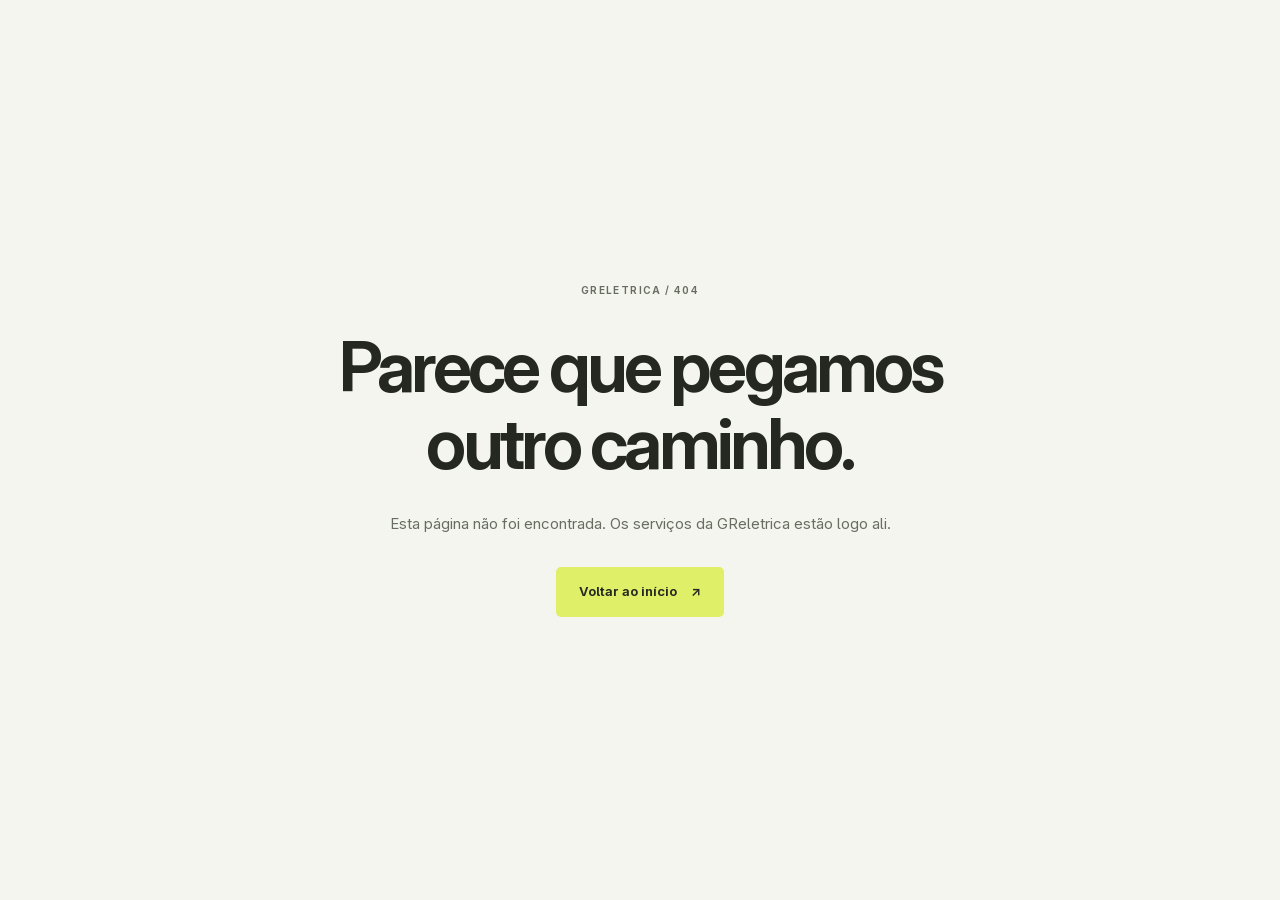
<file: 404/index.html>
<!DOCTYPE html><html lang="pt-BR"><head><meta charSet="utf-8"/><meta name="viewport" content="width=device-width, initial-scale=1"/><link rel="stylesheet" href="/_next/static/chunks/1lzh4wkttqefy.css" data-precedence="next"/><link rel="preload" as="script" fetchPriority="low" href="/_next/static/chunks/1x6obpmlu1_c2.js"/><script src="/_next/static/chunks/2r4s4h5xul1n-.js" async=""></script><script src="/_next/static/chunks/2khxl0v1q4i6n.js" async=""></script><script src="/_next/static/chunks/1kb4dcqdypxx7.js" async=""></script><script src="/_next/static/chunks/turbopack-3-ry682tkyiqk.js" async=""></script><script src="/_next/static/chunks/42onvq6nokjl2.js" async=""></script><script src="/_next/static/chunks/2n5qeheznvl4u.js" async=""></script><meta name="robots" content="noindex"/><meta name="theme-color" content="#20241e"/><title>GReletrica | Toda jornada começa com uma boa partida</title><meta name="description" content="Motores de partida, alternadores, baterias e manutenção elétrica automotiva em Concórdia, Santa Catarina."/><meta name="application-name" content="GReletrica"/><meta name="robots" content="index, follow"/><meta property="og:title" content="GReletrica · Elétrica automotiva"/><meta property="og:description" content="Motores de partida, alternadores, baterias e manutenção elétrica automotiva em Concórdia, Santa Catarina."/><meta property="og:site_name" content="GReletrica"/><meta property="og:locale" content="pt_BR"/><meta property="og:image" content="https://zgabrielr1.github.io/images/eletrica-oficina.webp"/><meta property="og:image:width" content="1536"/><meta property="og:image:height" content="1024"/><meta property="og:image:alt" content="Imagem ilustrativa de componentes elétricos automotivos"/><meta property="og:type" content="website"/><meta name="twitter:card" content="summary_large_image"/><meta name="twitter:title" content="GReletrica · Elétrica automotiva"/><meta name="twitter:description" content="Motores de partida, alternadores, baterias e manutenção elétrica automotiva em Concórdia, Santa Catarina."/><meta name="twitter:image" content="https://zgabrielr1.github.io/images/eletrica-oficina.webp"/><meta name="twitter:image:alt" content="Imagem ilustrativa de componentes elétricos automotivos"/><meta name="twitter:image:width" content="1536"/><meta name="twitter:image:height" content="1024"/><link rel="icon" href="/icon.svg"/><script src="/_next/static/chunks/0cz1d0mv5g_q7.js" noModule=""></script></head><body><div hidden=""><!--$--><!--/$--></div><main class="not-found"><span class="eyebrow">GRELETRICA / 404</span><h1>Parece que pegamos<br/>outro caminho.</h1><p>Esta página não foi encontrada. Os serviços da GReletrica estão logo ali.</p><a class="button button-primary" href="/">Voltar ao início <span aria-hidden="true">↗</span></a></main><!--$--><!--/$--><script id="_R_">(globalThis["TURBOPACK"] || (globalThis["TURBOPACK"] = [])).push({"otherChunks":["static/chunks/1x6obpmlu1_c2.js","static/chunks/2r4s4h5xul1n-.js","static/chunks/2khxl0v1q4i6n.js","static/chunks/1kb4dcqdypxx7.js"],"runtimeModuleIds":[94553]});</script><script src="/_next/static/chunks/1x6obpmlu1_c2.js" async=""></script><script>(self.__next_f=self.__next_f||[]).push([0])</script><script>self.__next_f.push([1,"1:\"$Sreact.fragment\"\n2:\"/_next/static/chunks/42onvq6nokjl2.js\"\n3:I[39756,[\"$2\"],\"default\"]\n4:I[37457,[\"$2\"],\"default\"]\n5:\"/_next/static/chunks/2n5qeheznvl4u.js\"\n6:I[22016,[\"$2\",\"$5\"],\"\"]\na:I[97367,[\"$2\"],\"OutletBoundary\"]\nb:\"$Sreact.suspense\"\nd:\"ViewportBoundary\"\ne:I[97367,[\"$2\"],\"$d\"]\n10:\"MetadataBoundary\"\n11:I[97367,[\"$2\"],\"$10\"]\n13:I[68027,[\"$2\"],\"default\",1]\n:HL[\"/_next/static/chunks/1lzh4wkttqefy.css\",\"style\"]\n8:X\n9:[[\"children\",{\"s\":\"__PAGE__\",\"h\":512,\"d\":{\"r\":[\"$\",\"$1\",\"c\",{\"children\":[[\"$\",\"main\",null,{\"className\":\"not-found\",\"children\":[[\"$\",\"span\",null,{\"className\":\"eyebrow\",\"children\":\"GRELETRICA / 404\"}],[\"$\",\"h1\",null,{\"children\":[\"Parece que pegamos\",[\"$\",\"br\",null,{}],\"outro caminho.\"]}],[\"$\",\"p\",null,{\"children\":\"Esta página não foi encontrada. Os serviços da GReletrica estão logo ali.\"}],[\"$\",\"$L6\",null,{\"className\":\"button button-primary\",\"href\":\"/\",\"children\":[\"Voltar ao início \",[\"$\",\"span\",null,{\"aria-hidden\":true,\"children\":\"↗\"}]]}]]}],[[\"$\",\"script\",\"script-0\",{\"src\":\"/_next/static/chunks/2n5qeheznvl4u.js\",\"async\":true,\"nonce\":\"$undefined\"}]],[\"$\",\"$La\",null,{\"children\":[\"$\",\"$b\",null,{\"name\":\"Next.MetadataOutlet\",\"children\":\"$@c\"}]}]]}],\"p\":false,\"v\":null}}]]\n7:[[\"children\",{\"s\":\"/_not-found\",\"h\":512,\"d\":{\"r\":[\"$\",\"$1\",\"c\",{\"children\":[null,[\"$\",\"$L3\",null,{\"parallelRouterKey\":\"children\",\"error\":\"$undefined\",\"errorStyles\":\"$undefined\",\"errorScripts\":\"$undefined\",\"template\":[\"$\",\"$L4\",null,{}],\"templateStyles\":\"$undefined\",\"templateScripts\":\"$undefined\",\"notFound\":\"$undefined\",\"forbidden\":\"$undefined\",\"unauthorized\":\"$undefined\"}]]}],\"p\":false,\"v\":\"$8\"},\"c\":\"$Q9\"}]]\n"])</script><script>self.__next_f.push([1,"0:{\"P\":null,\"c\":[\"\",\"_not-found\",\"\"],\"q\":\"\",\"i\":false,\"t\":{\"t\":{\"s\":\"\",\"h\":528,\"d\":{\"r\":[\"$\",\"$1\",\"c\",{\"children\":[[[\"$\",\"link\",\"0\",{\"rel\":\"stylesheet\",\"href\":\"/_next/static/chunks/1lzh4wkttqefy.css\",\"precedence\":\"next\",\"crossOrigin\":\"$undefined\",\"nonce\":\"$undefined\"}],[\"$\",\"script\",\"script-0\",{\"src\":\"/_next/static/chunks/42onvq6nokjl2.js\",\"async\":true,\"nonce\":\"$undefined\"}]],[\"$\",\"html\",null,{\"lang\":\"pt-BR\",\"children\":[\"$\",\"body\",null,{\"children\":[\"$\",\"$L3\",null,{\"parallelRouterKey\":\"children\",\"error\":\"$undefined\",\"errorStyles\":\"$undefined\",\"errorScripts\":\"$undefined\",\"template\":[\"$\",\"$L4\",null,{}],\"templateStyles\":\"$undefined\",\"templateScripts\":\"$undefined\",\"notFound\":[[\"$\",\"main\",null,{\"className\":\"not-found\",\"children\":[[\"$\",\"span\",null,{\"className\":\"eyebrow\",\"children\":\"GRELETRICA / 404\"}],[\"$\",\"h1\",null,{\"children\":[\"Parece que pegamos\",[\"$\",\"br\",null,{}],\"outro caminho.\"]}],[\"$\",\"p\",null,{\"children\":\"Esta página não foi encontrada. Os serviços da GReletrica estão logo ali.\"}],[\"$\",\"$L6\",null,{\"className\":\"button button-primary\",\"href\":\"/\",\"children\":[\"Voltar ao início \",[\"$\",\"span\",null,{\"aria-hidden\":true,\"children\":\"↗\"}]]}]]}],[]],\"forbidden\":\"$undefined\",\"unauthorized\":\"$undefined\"}]}]}]]}],\"p\":false,\"v\":null},\"c\":\"$Q7\"},\"h\":{\"r\":[\"$\",\"$1\",\"h\",{\"children\":[[\"$\",\"meta\",null,{\"name\":\"robots\",\"content\":\"noindex\"}],[\"$\",\"$Le\",null,{\"children\":\"$Lf\"}],[\"$\",\"$L11\",null,{\"children\":[[\"$\",\"div\",null,{\"hidden\":true,\"children\":[\"$\",\"$b\",null,{\"name\":\"Next.Metadata\",\"children\":\"$L12\"}]}],null]}],null]}],\"p\":false,\"v\":null}},\"m\":\"$undefined\",\"G\":[\"$13\",[[\"$\",\"link\",\"0\",{\"rel\":\"stylesheet\",\"href\":\"/_next/static/chunks/1lzh4wkttqefy.css\",\"precedence\":\"next\",\"crossOrigin\":\"$undefined\",\"nonce\":\"$undefined\"}]]],\"S\":true,\"r\":\"$undefined\",\"s\":\"$undefined\",\"a\":\"$undefined\",\"l\":\"$undefined\",\"p\":\"$undefined\",\"d\":\"$undefined\",\"b\":\"fdqIgqfYChv21YskpRPs7\"}\n"])</script><script>self.__next_f.push([1,"8:C\nf:[[\"$\",\"meta\",\"0\",{\"charSet\":\"utf-8\"}],[\"$\",\"meta\",\"1\",{\"name\":\"viewport\",\"content\":\"width=device-width, initial-scale=1\"}],[\"$\",\"meta\",\"2\",{\"name\":\"theme-color\",\"content\":\"#20241e\"}]]\n"])</script><script>self.__next_f.push([1,"14:I[27201,[\"$2\"],\"IconMark\"]\nc:null\n"])</script><script>self.__next_f.push([1,"12:[[\"$\",\"title\",\"0\",{\"children\":\"GReletrica | Toda jornada começa com uma boa partida\"}],[\"$\",\"meta\",\"1\",{\"name\":\"description\",\"content\":\"Motores de partida, alternadores, baterias e manutenção elétrica automotiva em Concórdia, Santa Catarina.\"}],[\"$\",\"meta\",\"2\",{\"name\":\"application-name\",\"content\":\"GReletrica\"}],[\"$\",\"meta\",\"3\",{\"name\":\"robots\",\"content\":\"index, follow\"}],[\"$\",\"meta\",\"4\",{\"property\":\"og:title\",\"content\":\"GReletrica · Elétrica automotiva\"}],[\"$\",\"meta\",\"5\",{\"property\":\"og:description\",\"content\":\"Motores de partida, alternadores, baterias e manutenção elétrica automotiva em Concórdia, Santa Catarina.\"}],[\"$\",\"meta\",\"6\",{\"property\":\"og:site_name\",\"content\":\"GReletrica\"}],[\"$\",\"meta\",\"7\",{\"property\":\"og:locale\",\"content\":\"pt_BR\"}],[\"$\",\"meta\",\"8\",{\"property\":\"og:image\",\"content\":\"https://zgabrielr1.github.io/images/eletrica-oficina.webp\"}],[\"$\",\"meta\",\"9\",{\"property\":\"og:image:width\",\"content\":\"1536\"}],[\"$\",\"meta\",\"10\",{\"property\":\"og:image:height\",\"content\":\"1024\"}],[\"$\",\"meta\",\"11\",{\"property\":\"og:image:alt\",\"content\":\"Imagem ilustrativa de componentes elétricos automotivos\"}],[\"$\",\"meta\",\"12\",{\"property\":\"og:type\",\"content\":\"website\"}],[\"$\",\"meta\",\"13\",{\"name\":\"twitter:card\",\"content\":\"summary_large_image\"}],[\"$\",\"meta\",\"14\",{\"name\":\"twitter:title\",\"content\":\"GReletrica · Elétrica automotiva\"}],[\"$\",\"meta\",\"15\",{\"name\":\"twitter:description\",\"content\":\"Motores de partida, alternadores, baterias e manutenção elétrica automotiva em Concórdia, Santa Catarina.\"}],[\"$\",\"meta\",\"16\",{\"name\":\"twitter:image\",\"content\":\"https://zgabrielr1.github.io/images/eletrica-oficina.webp\"}],[\"$\",\"meta\",\"17\",{\"name\":\"twitter:image:alt\",\"content\":\"Imagem ilustrativa de componentes elétricos automotivos\"}],[\"$\",\"meta\",\"18\",{\"name\":\"twitter:image:width\",\"content\":\"1536\"}],[\"$\",\"meta\",\"19\",{\"name\":\"twitter:image:height\",\"content\":\"1024\"}],[\"$\",\"link\",\"20\",{\"rel\":\"icon\",\"href\":\"/icon.svg\"}],[\"$\",\"$L14\",\"21\",{}]]\n"])</script></body></html>
</file>
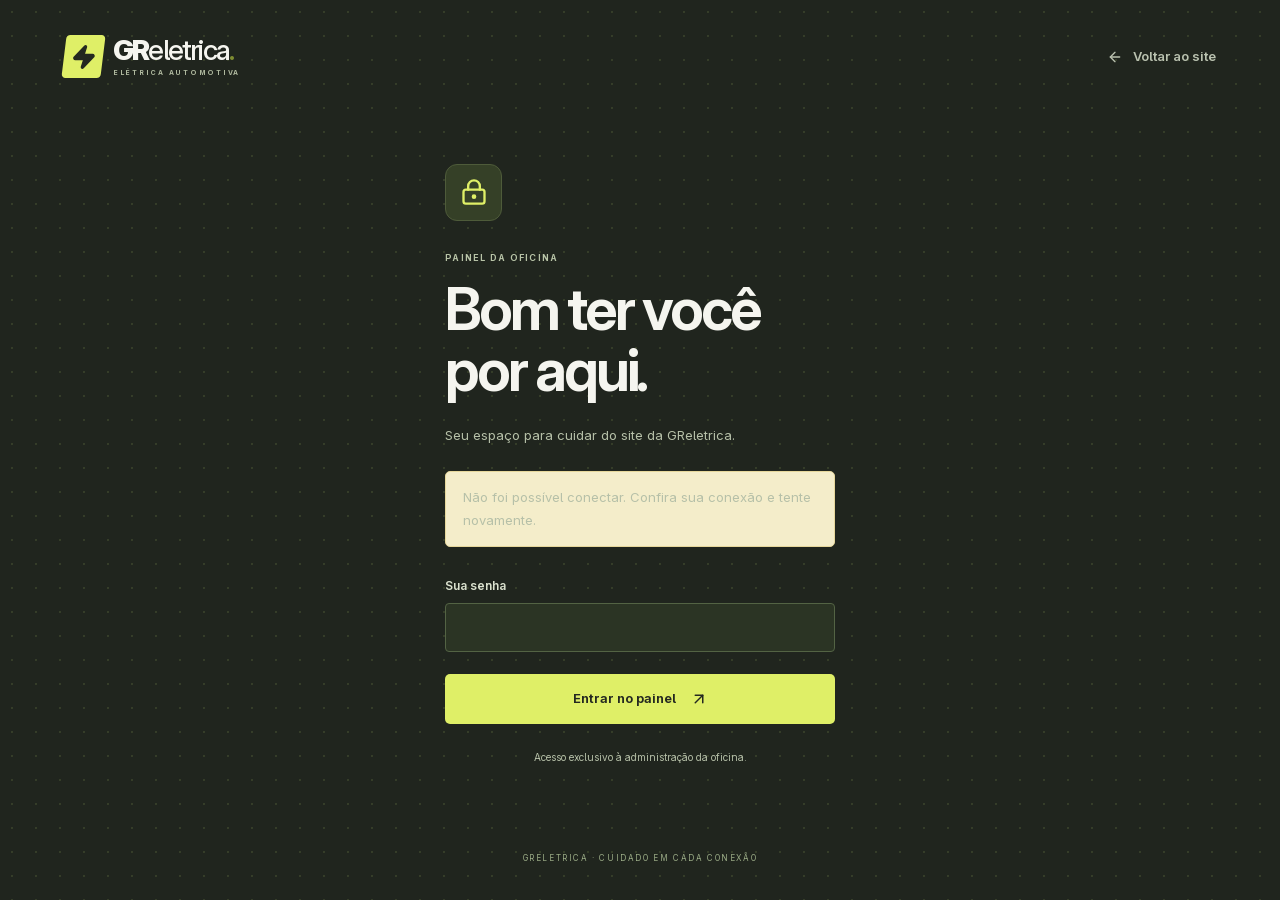
<file: admin/index.html>
<!DOCTYPE html><html lang="pt-BR"><head><meta charSet="utf-8"/><meta name="viewport" content="width=device-width, initial-scale=1"/><link rel="stylesheet" href="/_next/static/chunks/1lzh4wkttqefy.css" data-precedence="next"/><link rel="preload" as="script" fetchPriority="low" href="/_next/static/chunks/1x6obpmlu1_c2.js"/><script src="/_next/static/chunks/2r4s4h5xul1n-.js" async=""></script><script src="/_next/static/chunks/2khxl0v1q4i6n.js" async=""></script><script src="/_next/static/chunks/1kb4dcqdypxx7.js" async=""></script><script src="/_next/static/chunks/turbopack-3-ry682tkyiqk.js" async=""></script><script src="/_next/static/chunks/42onvq6nokjl2.js" async=""></script><script src="/_next/static/chunks/2n5qeheznvl4u.js" async=""></script><script src="/_next/static/chunks/1gehierf5gn9l.js" async=""></script><script src="/_next/static/chunks/1g2jdv4v95f36.js" async=""></script><meta name="theme-color" content="#20241e"/><title>Painel da oficina | GReletrica</title><meta name="description" content="Motores de partida, alternadores, baterias e manutenção elétrica automotiva em Concórdia, Santa Catarina."/><meta name="application-name" content="GReletrica"/><meta name="robots" content="noindex, nofollow"/><meta property="og:title" content="GReletrica · Elétrica automotiva"/><meta property="og:description" content="Motores de partida, alternadores, baterias e manutenção elétrica automotiva em Concórdia, Santa Catarina."/><meta property="og:site_name" content="GReletrica"/><meta property="og:locale" content="pt_BR"/><meta property="og:image" content="https://zgabrielr1.github.io/images/eletrica-oficina.webp"/><meta property="og:image:width" content="1536"/><meta property="og:image:height" content="1024"/><meta property="og:image:alt" content="Imagem ilustrativa de componentes elétricos automotivos"/><meta property="og:type" content="website"/><meta name="twitter:card" content="summary_large_image"/><meta name="twitter:title" content="GReletrica · Elétrica automotiva"/><meta name="twitter:description" content="Motores de partida, alternadores, baterias e manutenção elétrica automotiva em Concórdia, Santa Catarina."/><meta name="twitter:image" content="https://zgabrielr1.github.io/images/eletrica-oficina.webp"/><meta name="twitter:image:alt" content="Imagem ilustrativa de componentes elétricos automotivos"/><meta name="twitter:image:width" content="1536"/><meta name="twitter:image:height" content="1024"/><link rel="icon" href="/icon.svg"/><script src="/_next/static/chunks/0cz1d0mv5g_q7.js" noModule=""></script></head><body><div hidden=""><!--$--><!--/$--></div><main class="admin-loading" role="status"><span class="brand"><span class="brand-mark"><svg xmlns="http://www.w3.org/2000/svg" width="24" height="24" viewBox="0 0 24 24" fill="currentColor" stroke="currentColor" stroke-width="2" stroke-linecap="round" stroke-linejoin="round" class="lucide lucide-zap" aria-hidden="true"><path d="M4 14a1 1 0 0 1-.78-1.63l9.9-10.2a.5.5 0 0 1 .86.46l-1.92 6.02A1 1 0 0 0 13 10h7a1 1 0 0 1 .78 1.63l-9.9 10.2a.5.5 0 0 1-.86-.46l1.92-6.02A1 1 0 0 0 11 14z"></path></svg></span><span><span class="brand-name"><strong>GR</strong>eletrica<span class="brand-dot">.</span></span><span class="brand-caption">ELÉTRICA AUTOMOTIVA</span></span></span><p>Carregando o painel…</p></main><!--$--><!--/$--><script id="_R_">(globalThis["TURBOPACK"] || (globalThis["TURBOPACK"] = [])).push({"otherChunks":["static/chunks/1x6obpmlu1_c2.js","static/chunks/2r4s4h5xul1n-.js","static/chunks/2khxl0v1q4i6n.js","static/chunks/1kb4dcqdypxx7.js"],"runtimeModuleIds":[94553]});</script><script src="/_next/static/chunks/1x6obpmlu1_c2.js" async=""></script><script>(self.__next_f=self.__next_f||[]).push([0])</script><script>self.__next_f.push([1,"1:\"$Sreact.fragment\"\n2:\"/_next/static/chunks/42onvq6nokjl2.js\"\n3:I[39756,[\"$2\"],\"default\"]\n4:I[37457,[\"$2\"],\"default\"]\n5:\"/_next/static/chunks/2n5qeheznvl4u.js\"\n6:I[22016,[\"$2\",\"$5\"],\"\"]\n9:\"/_next/static/chunks/1gehierf5gn9l.js\"\na:\"/_next/static/chunks/1g2jdv4v95f36.js\"\nb:I[89328,[\"$2\",\"$9\",\"$a\"],\"Admin\"]\nc:I[97367,[\"$2\"],\"OutletBoundary\"]\nd:\"$Sreact.suspense\"\nf:\"ViewportBoundary\"\n10:I[97367,[\"$2\"],\"$f\"]\n12:\"MetadataBoundary\"\n13:I[97367,[\"$2\"],\"$12\"]\n15:I[68027,[\"$2\"],\"default\",1]\n:HL[\"/_next/static/chunks/1lzh4wkttqefy.css\",\"style\"]\n8:[[\"children\",{\"s\":\"__PAGE__\",\"h\":512,\"d\":{\"r\":[\"$\",\"$1\",\"c\",{\"children\":[[\"$\",\"$Lb\",null,{}],[[\"$\",\"script\",\"script-0\",{\"src\":\"/_next/static/chunks/1gehierf5gn9l.js\",\"async\":true,\"nonce\":\"$undefined\"}],[\"$\",\"script\",\"script-1\",{\"src\":\"/_next/static/chunks/1g2jdv4v95f36.js\",\"async\":true,\"nonce\":\"$undefined\"}]],[\"$\",\"$Lc\",null,{\"children\":[\"$\",\"$d\",null,{\"name\":\"Next.MetadataOutlet\",\"children\":\"$@e\"}]}]]}],\"p\":false,\"v\":null}}]]\n7:[[\"children\",{\"s\":\"admin\",\"h\":512,\"d\":{\"r\":[\"$\",\"$1\",\"c\",{\"children\":[null,[\"$\",\"$L3\",null,{\"parallelRouterKey\":\"children\",\"error\":\"$undefined\",\"errorStyles\":\"$undefined\",\"errorScripts\":\"$undefined\",\"template\":[\"$\",\"$L4\",null,{}],\"templateStyles\":\"$undefined\",\"templateScripts\":\"$undefined\",\"notFound\":\"$undefined\",\"forbidden\":\"$undefined\",\"unauthorized\":\"$undefined\"}]]}],\"p\":false,\"v\":null},\"c\":\"$Q8\"}]]\n"])</script><script>self.__next_f.push([1,"0:{\"P\":null,\"c\":[\"\",\"admin\",\"\"],\"q\":\"\",\"i\":false,\"t\":{\"t\":{\"s\":\"\",\"h\":528,\"d\":{\"r\":[\"$\",\"$1\",\"c\",{\"children\":[[[\"$\",\"link\",\"0\",{\"rel\":\"stylesheet\",\"href\":\"/_next/static/chunks/1lzh4wkttqefy.css\",\"precedence\":\"next\",\"crossOrigin\":\"$undefined\",\"nonce\":\"$undefined\"}],[\"$\",\"script\",\"script-0\",{\"src\":\"/_next/static/chunks/42onvq6nokjl2.js\",\"async\":true,\"nonce\":\"$undefined\"}]],[\"$\",\"html\",null,{\"lang\":\"pt-BR\",\"children\":[\"$\",\"body\",null,{\"children\":[\"$\",\"$L3\",null,{\"parallelRouterKey\":\"children\",\"error\":\"$undefined\",\"errorStyles\":\"$undefined\",\"errorScripts\":\"$undefined\",\"template\":[\"$\",\"$L4\",null,{}],\"templateStyles\":\"$undefined\",\"templateScripts\":\"$undefined\",\"notFound\":[[\"$\",\"main\",null,{\"className\":\"not-found\",\"children\":[[\"$\",\"span\",null,{\"className\":\"eyebrow\",\"children\":\"GRELETRICA / 404\"}],[\"$\",\"h1\",null,{\"children\":[\"Parece que pegamos\",[\"$\",\"br\",null,{}],\"outro caminho.\"]}],[\"$\",\"p\",null,{\"children\":\"Esta página não foi encontrada. Os serviços da GReletrica estão logo ali.\"}],[\"$\",\"$L6\",null,{\"className\":\"button button-primary\",\"href\":\"/\",\"children\":[\"Voltar ao início \",[\"$\",\"span\",null,{\"aria-hidden\":true,\"children\":\"↗\"}]]}]]}],[]],\"forbidden\":\"$undefined\",\"unauthorized\":\"$undefined\"}]}]}]]}],\"p\":false,\"v\":null},\"c\":\"$Q7\"},\"h\":{\"r\":[\"$\",\"$1\",\"h\",{\"children\":[null,[\"$\",\"$L10\",null,{\"children\":\"$L11\"}],[\"$\",\"$L13\",null,{\"children\":[[\"$\",\"div\",null,{\"hidden\":true,\"children\":[\"$\",\"$d\",null,{\"name\":\"Next.Metadata\",\"children\":\"$L14\"}]}],null]}],null]}],\"p\":false,\"v\":null}},\"m\":\"$undefined\",\"G\":[\"$15\",[[\"$\",\"link\",\"0\",{\"rel\":\"stylesheet\",\"href\":\"/_next/static/chunks/1lzh4wkttqefy.css\",\"precedence\":\"next\",\"crossOrigin\":\"$undefined\",\"nonce\":\"$undefined\"}]]],\"S\":true,\"r\":\"$undefined\",\"s\":\"$undefined\",\"a\":\"$undefined\",\"l\":\"$undefined\",\"p\":\"$undefined\",\"d\":\"$undefined\",\"b\":\"fdqIgqfYChv21YskpRPs7\"}\n"])</script><script>self.__next_f.push([1,"11:[[\"$\",\"meta\",\"0\",{\"charSet\":\"utf-8\"}],[\"$\",\"meta\",\"1\",{\"name\":\"viewport\",\"content\":\"width=device-width, initial-scale=1\"}],[\"$\",\"meta\",\"2\",{\"name\":\"theme-color\",\"content\":\"#20241e\"}]]\n"])</script><script>self.__next_f.push([1,"16:I[27201,[\"$2\"],\"IconMark\"]\ne:null\n"])</script><script>self.__next_f.push([1,"14:[[\"$\",\"title\",\"0\",{\"children\":\"Painel da oficina | GReletrica\"}],[\"$\",\"meta\",\"1\",{\"name\":\"description\",\"content\":\"Motores de partida, alternadores, baterias e manutenção elétrica automotiva em Concórdia, Santa Catarina.\"}],[\"$\",\"meta\",\"2\",{\"name\":\"application-name\",\"content\":\"GReletrica\"}],[\"$\",\"meta\",\"3\",{\"name\":\"robots\",\"content\":\"noindex, nofollow\"}],[\"$\",\"meta\",\"4\",{\"property\":\"og:title\",\"content\":\"GReletrica · Elétrica automotiva\"}],[\"$\",\"meta\",\"5\",{\"property\":\"og:description\",\"content\":\"Motores de partida, alternadores, baterias e manutenção elétrica automotiva em Concórdia, Santa Catarina.\"}],[\"$\",\"meta\",\"6\",{\"property\":\"og:site_name\",\"content\":\"GReletrica\"}],[\"$\",\"meta\",\"7\",{\"property\":\"og:locale\",\"content\":\"pt_BR\"}],[\"$\",\"meta\",\"8\",{\"property\":\"og:image\",\"content\":\"https://zgabrielr1.github.io/images/eletrica-oficina.webp\"}],[\"$\",\"meta\",\"9\",{\"property\":\"og:image:width\",\"content\":\"1536\"}],[\"$\",\"meta\",\"10\",{\"property\":\"og:image:height\",\"content\":\"1024\"}],[\"$\",\"meta\",\"11\",{\"property\":\"og:image:alt\",\"content\":\"Imagem ilustrativa de componentes elétricos automotivos\"}],[\"$\",\"meta\",\"12\",{\"property\":\"og:type\",\"content\":\"website\"}],[\"$\",\"meta\",\"13\",{\"name\":\"twitter:card\",\"content\":\"summary_large_image\"}],[\"$\",\"meta\",\"14\",{\"name\":\"twitter:title\",\"content\":\"GReletrica · Elétrica automotiva\"}],[\"$\",\"meta\",\"15\",{\"name\":\"twitter:description\",\"content\":\"Motores de partida, alternadores, baterias e manutenção elétrica automotiva em Concórdia, Santa Catarina.\"}],[\"$\",\"meta\",\"16\",{\"name\":\"twitter:image\",\"content\":\"https://zgabrielr1.github.io/images/eletrica-oficina.webp\"}],[\"$\",\"meta\",\"17\",{\"name\":\"twitter:image:alt\",\"content\":\"Imagem ilustrativa de componentes elétricos automotivos\"}],[\"$\",\"meta\",\"18\",{\"name\":\"twitter:image:width\",\"content\":\"1536\"}],[\"$\",\"meta\",\"19\",{\"name\":\"twitter:image:height\",\"content\":\"1024\"}],[\"$\",\"link\",\"20\",{\"rel\":\"icon\",\"href\":\"/icon.svg\"}],[\"$\",\"$L16\",\"21\",{}]]\n"])</script></body></html>
</file>
<file: _next/static/chunks/1lzh4wkttqefy.css>
@font-face{font-family:Adwaita;src:url(/fonts/AdwaitaSans-Regular.ttf)format("truetype");font-weight:100 900;font-style:normal;font-display:swap}:root{--paper:#f5f5ef;--white:#fff;--ink:#242820;--muted:#686d62;--line:#dfe1d6;--lime:#dfef67;--lime-light:#edf3c9;--dark:#20251e;--radius:8px;--font:Adwaita,Arial,sans-serif}*{box-sizing:border-box}html{scroll-behavior:smooth;scroll-padding-top:108px}body{background:var(--paper);color:var(--ink);font-family:var(--font);-webkit-font-smoothing:antialiased;margin:0;font-size:15px;line-height:1.65}a{color:inherit;text-decoration:none}button,input,select,textarea{font:inherit}button,a,input,select,textarea{-webkit-tap-highlight-color:transparent}button{cursor:pointer}button:disabled{cursor:not-allowed;opacity:.55}button{color:inherit}img{max-width:100%;height:auto;display:block}h1,h2,h3,h4,p{margin:0}h1,h2,h3{letter-spacing:-.055em;font-weight:650;line-height:1.1}h1{font-size:clamp(46px,6vw,84px)}h2{font-size:clamp(36px,4.2vw,56px)}h3{letter-spacing:-.035em;font-size:24px}p{color:var(--muted)}svg{flex-shrink:0}::selection{background:var(--lime);color:var(--ink)}:focus-visible{outline-offset:5px;border-radius:3px;outline:3px solid #81922a}input:focus-visible,select:focus-visible,textarea:focus-visible{outline-offset:2px}button{border:0}button:not(.button):not(.icon-button){font-family:var(--font)}.container{width:min(1240px,100% - 96px);margin-inline:auto}.section{padding-block:104px}.eyebrow{color:var(--muted);letter-spacing:.14em;text-transform:uppercase;align-items:center;gap:10px;font-size:10px;font-weight:650;line-height:1.5;display:flex}.small-square{background:#859235;flex-shrink:0;width:7px;height:7px;display:inline-block}.button{text-align:center;border:1px solid #0000;border-radius:5px;justify-content:center;align-items:center;gap:14px;min-height:50px;padding:13px 22px;font-size:13px;font-weight:650;line-height:1.5;transition:background .18s,transform .18s;display:inline-flex}.button:hover{transform:translateY(-2px)}.button-primary{background:var(--lime);color:var(--ink)}.button-primary:hover{background:#d5e559}.button-dark{background:var(--ink);color:var(--white)}.button-dark:hover{background:#3c4435}.button-outline{border-color:var(--line);background:0 0}.button-outline:hover{background:var(--lime-light)}.text-link{background:0 0;align-items:center;gap:10px;padding:0;font-size:13px;font-weight:600;display:inline-flex}.text-link:hover{text-underline-offset:5px;text-decoration:underline}.icon-button{background:0 0;border-radius:5px;justify-content:center;align-items:center;min-width:42px;min-height:42px;display:inline-flex}.icon-button:hover{background:var(--lime-light)}.full-width{width:100%}.skip-link{z-index:100;background:var(--lime);padding:12px 20px;position:fixed;top:-100px;left:16px}.skip-link:focus{top:12px}.topbar{background:var(--ink);color:#e4e8da;letter-spacing:.14em;font-size:9px}.topbar .container{justify-content:space-between;align-items:center;height:32px;display:flex}.topbar span{align-items:center;gap:9px;display:flex}.status-dot{background:var(--lime);border-radius:50%;flex-shrink:0;width:5px;height:5px;display:inline-block}.site-header{z-index:30;border-bottom:1px solid var(--line);-webkit-backdrop-filter:blur(16px);backdrop-filter:blur(16px);background:#f5f5eff7;position:sticky;top:0}.nav-inner{justify-content:space-between;align-items:center;gap:28px;height:90px;display:flex}.brand{align-items:center;gap:10px;line-height:1;display:inline-flex}.brand-mark{background:var(--lime);border-radius:4px;place-items:center;width:39px;height:43px;display:grid;transform:skew(-7deg)}.brand-mark svg{width:26px;height:26px;transform:skew(7deg)}.brand-name{letter-spacing:-1.8px;font-size:28px;font-weight:500;display:block}.brand-name strong{font-weight:850}.brand-dot{color:#7e8c32}.brand-caption{letter-spacing:.26em;margin-top:6px;font-size:6.7px;font-weight:700;display:block}.navigation{align-items:center;gap:27px;margin-left:auto;display:flex}.navigation>a{color:#50574b;font-size:12px;font-weight:500;position:relative}.navigation>a:hover{color:var(--ink)}.navigation>a:after{content:"";background:#899a29;width:0;height:2px;transition:width .2s;position:absolute;bottom:-7px;left:0}.navigation>a:hover:after{width:100%}.nav-cta{min-height:43px;padding:10px 17px;font-size:12px}.menu-toggle{display:none}.hero{position:relative;overflow:hidden}.hero-grid-background{pointer-events:none;background-image:radial-gradient(#959c831c .8px,#0000 .8px);background-size:16px 16px;position:absolute;inset:0;-webkit-mask-image:linear-gradient(90deg,#0000 35%,#000);mask-image:linear-gradient(90deg,#0000 35%,#000)}.hero-inner{grid-template-columns:1.15fr 1fr;align-items:center;gap:64px;padding-block:72px 85px;display:grid;position:relative}.hero-copy>.eyebrow{letter-spacing:.12em;margin-bottom:24px;font-size:9px}.hero h1{letter-spacing:-.075em;font-size:clamp(54px,6.15vw,86px);font-weight:720;line-height:1.025}.hero h1>span{isolation:isolate;white-space:nowrap;position:relative}.hero h1>span:after{content:"";z-index:-1;background:var(--lime);height:29%;position:absolute;bottom:4px;left:0;right:-4px;transform:rotate(-1.1deg)}.hero-description{margin-top:27px;font-size:15px;line-height:1.8}.hero-actions{flex-wrap:wrap;align-items:center;gap:25px;margin-top:30px;display:flex}.hero-actions>.text-link{font-size:12px}.hero-note{align-items:center;gap:11px;margin-top:37px;display:flex}.mini-icon{border:1px solid var(--line);border-radius:50%;place-items:center;width:34px;height:34px;display:grid}.hero-note p{font-size:10px;line-height:1.6}.hero-note strong{color:var(--ink);font-weight:500}.hero-visual{padding-bottom:28px;position:relative}.hero-image-wrap{background:var(--dark);isolation:isolate;border-radius:4px 50px 4px 4px;position:relative;overflow:hidden}.hero-image-wrap>img{object-fit:cover;object-position:49% 50%;width:100%;height:502px}.photo-label{color:#fff;letter-spacing:.14em;background:#1e241dc9;border:1px solid #ffffff24;border-radius:3px;align-items:center;gap:9px;padding:8px 11px;font-size:8px;display:flex;position:absolute;top:24px;left:25px}.photo-caption{color:#eee9de;background:#1e241da8;border-radius:3px;padding:3px 6px;font-size:8px;position:absolute;bottom:14px;right:14px}.image-corner{background:var(--lime);border-radius:0 0 0 6px;place-items:center;width:64px;height:65px;display:grid;position:absolute;top:0;right:0}.hero-image-note{background:var(--dark);color:var(--white);border-radius:4px;align-items:center;gap:16px;padding:22px 24px;display:flex;position:absolute;bottom:0;left:-25px;right:45px;box-shadow:0 10px 24px #20251e16}.image-note-icon{color:var(--lime)}.hero-image-note>div{flex-direction:column;gap:7px;display:flex}.hero-image-note>div>span{letter-spacing:.2em;color:#b5baa9;font-size:7px;font-weight:500}.hero-image-note strong{letter-spacing:-.02em;font-size:15px;font-weight:500}.note-plus{color:var(--lime);margin-left:auto;font-size:24px;font-weight:300}.hero-side-label{writing-mode:vertical-rl;letter-spacing:.22em;color:#888e7e;font-size:7px;position:absolute;top:50%;right:-25px}.service-ribbon{background:var(--dark);color:#ecf0e6;padding-block:23px}.service-ribbon .container{flex-wrap:wrap;justify-content:space-between;gap:24px;display:flex}.service-ribbon span{text-transform:uppercase;letter-spacing:.13em;align-items:center;gap:21px;font-size:11px;font-weight:500;display:flex}.service-ribbon svg{color:var(--lime);width:15px}.section-heading{justify-content:space-between;align-items:flex-end;gap:48px;margin-bottom:46px;display:flex}.section-heading h2,.section-heading h1{margin-top:18px}.section-heading>p{max-width:365px;padding-bottom:4px;font-size:13px;line-height:1.9}.bento-grid{grid-template-columns:repeat(3,minmax(0,1fr));gap:12px;display:grid}.bento-wrap{isolation:isolate;padding:4px;position:relative}.bento-hover{z-index:-1;background:#d7e185;border-radius:10px;position:absolute;inset:0}.bento-card{border:1px solid var(--line);background:#fcfcf7;border-radius:7px;flex-direction:column;height:100%;padding:29px 28px;transition:border-color .2s;display:flex}.service-featured .bento-card{background:var(--lime-light);border-color:#dce6b5}.service-card-top{justify-content:space-between;align-items:center;margin-bottom:27px;display:flex}.service-icon{background:#eef0e7;border:1px solid #dfe3d3;border-radius:10px;justify-content:center;align-items:center;width:54px;height:54px;display:inline-flex}.service-featured .service-icon{background:#dfebaf;border-color:#d0df99}.service-number{letter-spacing:.1em;color:#868c7c;font-size:9px}.service-card-copy h3{margin-bottom:12px;font-size:21px;font-weight:650}.service-card-copy p{max-width:270px;font-size:12px;line-height:1.8}.service-details{text-align:left;border-top:1px solid var(--line);background:0 0;justify-content:space-between;align-items:center;margin-top:27px;padding:17px 0 0;font-size:11px;font-weight:600;display:flex}.service-details svg{transition:transform .2s}.service-details:hover svg{transform:translate(3px,-3px)}.services-footnote{flex-wrap:wrap;justify-content:center;align-items:center;gap:9px;margin-top:28px;font-size:11px;display:flex}.services-footnote>a{color:var(--ink);text-underline-offset:3px;align-items:center;gap:7px;font-weight:600;text-decoration:underline;display:inline-flex}.signals-section{background:var(--dark);color:#f3f5eb;padding-block:85px 92px;position:relative}.signals-section .eyebrow{color:#b9c1a9}.signals-section .small-square{background:var(--lime)}.signals-section .section-heading{margin-bottom:38px}.signals-section .section-heading h2{font-size:clamp(34px,3.6vw,48px)}.signals-section .section-heading>p{color:#aab3a1}.aceternity-tabs{grid-template-columns:1fr 1.15fr;gap:68px;display:grid}.tab-list{flex-direction:column;gap:12px;padding-top:10px;display:flex}.tab-list button{isolation:isolate;text-align:left;color:#d4dbca;background:0 0;border:1px solid #535c48;border-radius:4px;min-height:62px;padding:17px 19px;font-size:12px;position:relative}.tab-label{z-index:1;justify-content:space-between;align-items:center;gap:12px;display:flex;position:relative}.tab-label>span{font-size:19px}.tab-list button[aria-selected=true]{color:var(--ink);border-color:var(--lime);font-weight:600}.tab-active{background:var(--lime);border-radius:3px;position:absolute;inset:0}.tab-panels{background:#2c3326;border:1px solid #414b36;border-radius:8px;min-height:350px;padding:33px 38px}.signal-icon{color:var(--lime);margin-bottom:22px;display:flex}.signal-result .eyebrow{letter-spacing:.14em;font-size:8px}.signal-result h3{letter-spacing:-.035em;max-width:360px;margin-top:11px;font-size:25px;line-height:1.2}.signal-result>p:not(.eyebrow){color:#b0baa4;max-width:390px;margin-top:17px;font-size:12px;line-height:1.85}.signal-result .text-link{color:var(--lime);margin-top:24px;font-size:12px}.signal-result small{color:#a3ae98;margin-top:25px;font-size:9px;display:block}.about-section{border-bottom:1px solid var(--line);grid-template-columns:1fr 1fr;align-items:center;gap:100px;display:grid}.about-copy h2{margin-block:18px 26px;font-size:clamp(34px,3.7vw,49px)}.about-copy>p:not(.eyebrow){max-width:450px;margin-top:16px;font-size:13px;line-height:1.9}.about-copy .text-link{margin-top:27px}.process-list{padding:10px 0}.process-step{border-bottom:1px solid var(--line);align-items:flex-start;gap:24px;padding-block:28px;display:flex}.process-step>span{color:#8b9573;background:var(--lime-light);border:1px solid #dce6b5;border-radius:50%;flex-shrink:0;place-items:center;width:42px;height:42px;font-size:16px;font-weight:500;display:grid}.process-step>div{flex:1}.process-step h3{letter-spacing:-.025em;font-size:17px;font-weight:650}.process-step p{max-width:300px;margin-top:10px;font-size:12px;line-height:1.8}.process-step>svg{color:#8d947e;width:17px}.process-location{color:#6f7763;align-items:center;gap:9px;padding-top:23px;font-size:10px;display:flex}.highlights-section{background:#ecefe5}.content-grid{grid-template-columns:repeat(3,minmax(0,1fr))}.content-grid .bento-card{padding:0;overflow:hidden}.entry-image{aspect-ratio:3/2;color:#6e7c57;background:#e7ecda;place-items:center;display:grid}.entry-image img{object-fit:cover;width:100%;height:100%}.entry-card{flex-direction:column;height:100%;display:flex}.entry-card-copy{flex-direction:column;flex:1;padding:25px;display:flex}.entry-card-copy .eyebrow{letter-spacing:.1em;font-size:8px}.entry-card-copy h3{margin-top:12px;font-size:22px}.entry-card-copy p{margin-top:13px;font-size:12px;line-height:1.8}.entry-bottom{justify-content:space-between;align-items:center;gap:12px;margin-top:auto;padding-top:24px;font-size:12px;font-weight:600;display:flex}.faq-section{grid-template-columns:1fr 1.4fr;gap:110px;display:grid}.faq-section h2{margin-block:17px 24px}.faq-section>div>p:not(.eyebrow){font-size:13px;line-height:1.8}.faq-list{border-top:1px solid var(--line)}.faq-list details{border-bottom:1px solid var(--line);padding-block:24px}.faq-list summary{cursor:pointer;justify-content:space-between;align-items:center;gap:25px;font-size:13px;font-weight:600;list-style:none;display:flex}.faq-list summary::-webkit-details-marker{display:none}.faq-list details[open] summary>svg{transform:rotate(45deg)}.faq-list details p{max-width:500px;margin-top:19px;font-size:12px;line-height:1.85}.contact-section{background:#e9eddc;border-block:1px solid #dbe0ca;padding-block:90px}.contact-grid{grid-template-columns:1fr 1.07fr;align-items:start;gap:85px;display:grid}.contact-copy>.eyebrow{font-size:9px}.contact-copy h2{margin-top:22px;font-size:clamp(42px,4.3vw,60px);line-height:1.06}.contact-copy h2>span{color:#697d29}.contact-copy>p:not(.eyebrow){margin-top:23px;font-size:13px;line-height:1.8}.contact-methods{flex-direction:column;gap:23px;margin-top:34px;display:flex}.contact-methods>a,.contact-methods>div{align-items:flex-start;gap:14px;display:flex}.contact-methods>a>svg:last-child{margin-left:auto}.contact-methods span{min-width:0}.contact-methods small{letter-spacing:.15em;color:#6f7861;margin-bottom:5px;font-size:8px;display:block}.contact-methods strong{overflow-wrap:anywhere;font-size:12px;font-weight:500;line-height:1.8;display:block}.contact-methods .contact-detail{color:#6f7861;margin-top:6px;font-size:10px;display:block}.contact-methods span>a{font-size:12px;text-decoration:underline;display:block}.contact-form-card{background:#fcfcf8;border:1px solid #dde2ce;border-radius:8px;padding:34px;box-shadow:0 8px 30px #4a573405}.form-heading{justify-content:space-between;align-items:center;gap:16px;display:flex}.form-heading .eyebrow{font-size:8px}.contact-form-card h3{letter-spacing:-.04em;margin-block:19px 25px;font-size:23px}label{flex-direction:column;gap:8px;font-size:11px;font-weight:600;line-height:1.5;display:flex}label>span{color:var(--muted);font-weight:400;display:contents}input,textarea,select{width:100%;min-width:0;min-height:45px;color:var(--ink);background:#fff;border:1px solid #dce0d1;border-radius:4px;padding:12px 13px;font-size:12px;font-weight:400;transition:border-color .15s}input::placeholder,textarea::placeholder{color:#929785;font-size:11px}textarea{resize:vertical;line-height:1.8}input:hover,textarea:hover,select:hover{border-color:#a1ae7e}.field-row{grid-template-columns:1fr 1fr;gap:17px;display:grid}.contact-form-card form{flex-direction:column;gap:19px;display:flex}.contact-form-card .field-row{grid-template-columns:1fr}.form-note,.field-help{color:#747c68;font-size:9px;font-weight:400;line-height:1.8}.contact-form-card .form-note{margin-top:-6px}.message-preview{border-top:1px solid var(--line);margin-top:25px;padding-top:24px}.message-preview h4{align-items:center;gap:8px;margin-bottom:15px;font-size:12px;line-height:1.6;display:flex}.message-preview textarea{font-size:11px}.message-actions{flex-wrap:wrap;gap:10px;margin-block:13px;display:flex}.message-actions .button{min-height:43px;font-size:11px}.site-footer{background:var(--dark);color:#e7eadd}.footer-main{grid-template-columns:1.2fr .7fr 1fr auto;gap:45px;padding-block:55px 43px;display:grid}.footer-main .brand-mark{color:var(--ink)}.footer-main .brand-name{color:#f1f2eb}.footer-main .brand-caption{color:#b7bfac}.footer-main>div>p{color:#a7b19b;margin-top:20px;font-size:11px;line-height:1.9}.footer-main .eyebrow{color:#b5bda9;margin-bottom:22px;font-size:8px}.footer-main>div>a:not(:first-child){color:#bac2ae;overflow-wrap:anywhere;margin-top:11px;font-size:11px;display:block}.footer-main>div>a:hover{color:var(--lime)}.footer-top{width:47px;height:47px;color:var(--lime);border:1px solid #535d47;border-radius:50%;place-items:center;display:grid}.footer-bottom{color:#adb79f;border-top:1px solid #404834;flex-wrap:wrap;justify-content:space-between;align-items:center;gap:22px;padding-block:21px;font-size:8px;display:flex}.footer-bottom>span:nth-child(2){align-items:center;gap:8px;display:flex}.footer-bottom>a{text-underline-offset:3px;font-size:8px;text-decoration:underline}.floating-contact{z-index:25;background:var(--lime);color:var(--ink);border:1px solid #bfce53;border-radius:30px;align-items:center;gap:12px;padding:13px 18px;font-size:11px;font-weight:650;display:flex;position:fixed;bottom:22px;right:25px;box-shadow:0 4px 24px #20251e24}.floating-contact:hover{background:#e7f77b}.service-dialog{border:1px solid var(--line);background:var(--paper);width:min(535px,100% - 32px);max-height:calc(100dvh - 40px);color:var(--ink);border-radius:12px;padding:0}.service-dialog::backdrop{-webkit-backdrop-filter:blur(5px);backdrop-filter:blur(5px);background:#141b12b5}.dialog-content{padding:37px;position:relative}.dialog-close{position:absolute;top:16px;right:16px}.dialog-content>.eyebrow{margin-top:20px}.dialog-content h2{margin-block:12px 22px;font-size:35px}.dialog-content>p:not(.eyebrow){font-size:13px;line-height:1.9}.dialog-content h3{margin-top:27px;font-size:15px}.dialog-content ul{color:var(--muted);gap:10px;margin-block:17px 26px;padding:0;font-size:12px;list-style:none;display:grid}.dialog-content li{align-items:center;gap:9px;display:flex}.dialog-signal{background:var(--lime-light);border:1px solid #dce4c2;border-radius:5px;margin-bottom:24px;padding:18px;font-size:11px}.dialog-signal p{margin-top:8px}.content-page{min-height:70vh;padding-block:42px 100px}.back-link{color:var(--muted);margin-bottom:35px;font-size:11px}.content-page h1{font-size:clamp(42px,5.5vw,70px);line-height:1.06}.search-field{border:1px solid var(--line);background:#fff;border-radius:5px;flex-direction:row;align-items:center;gap:12px;max-width:440px;margin-bottom:30px;padding-inline:16px;display:flex}.search-field input{outline-offset:0;background:0 0;border:none;padding-inline:0}.empty-state{text-align:center;background:#f0f2e8;border:1px dashed #cfd7bf;border-radius:9px;flex-direction:column;align-items:center;gap:20px;padding:65px 28px;display:flex}.empty-state>svg{color:#7d8a62}.empty-state h2{letter-spacing:-.04em;max-width:650px;font-size:30px}.empty-state p{font-size:13px}.empty-state h1{font-size:34px}.loading-state{text-align:center;padding:65px 20px;font-size:13px}.detail-page{max-width:950px;min-height:70vh;padding-block:42px 95px}.detail-heading{max-width:780px;margin:0 auto 35px}.detail-heading h1{margin-block:16px 24px;font-size:clamp(38px,5vw,65px);line-height:1.08}.detail-heading>p{font-size:17px;line-height:1.7}.detail-heading>small{color:var(--muted);margin-top:24px;font-size:11px;display:block}.detail-image{object-fit:contain;background:#e7ecdc;border-radius:8px;width:100%;max-height:550px;margin-bottom:40px}.prose{overflow-wrap:anywhere;max-width:740px;margin-inline:auto}.prose p{color:#525b48;white-space:pre-wrap;margin-bottom:24px;font-size:15px;line-height:1.95}.prose h2{margin-block:35px 20px;font-size:31px}.detail-contact{background:var(--lime-light);border-radius:7px;justify-content:space-between;align-items:center;gap:25px;margin-top:48px;padding:32px;display:flex}.detail-contact p{margin-top:10px;font-size:12px}.detail-contact h3{font-size:25px}.not-found{text-align:center;flex-direction:column;justify-content:center;align-items:center;gap:30px;min-height:100vh;padding:30px;display:flex}.not-found h1{font-size:clamp(40px,6vw,70px)}.admin-loading{flex-direction:column;justify-content:center;align-items:center;gap:25px;min-height:100vh;display:flex}.login-page{background:var(--dark);min-height:100vh;color:var(--paper);background-image:radial-gradient(#b8cc6824 .8px,#0000 .8px);background-size:24px 24px;flex-direction:column;align-items:center;padding:35px 5vw;display:flex;position:relative}.login-brand{justify-content:space-between;align-items:center;width:100%;max-width:1250px;display:flex}.login-brand .brand-mark{color:var(--ink)}.login-brand .brand-caption{color:#aeb89e}.login-brand>.text-link{color:#bac2b0}.login-card{width:min(100%,390px);margin-block:auto;padding-block:65px}.login-icon{color:var(--lime);background:#354027;border:1px solid #4e5b3a;border-radius:12px;place-items:center;width:57px;height:57px;margin-bottom:30px;display:grid}.login-card>.eyebrow{color:#b8c4a7;font-size:9px}.login-card h1{margin-top:15px;font-size:58px;line-height:1.05}.login-card>p:not(.eyebrow){color:#b6c0a8;margin-top:24px;font-size:13px}.login-card form{gap:22px;margin-top:30px;display:grid}.login-card label{color:#dbe2cf;font-size:12px}.login-card input{color:var(--paper);background:#2b3424;border-color:#536344;font-size:15px}.login-card>.form-note{text-align:center;font-size:10px!important}.login-footer{letter-spacing:.2em;color:#99aa85;font-size:8px}.admin-layout{grid-template-columns:235px minmax(0,1fr);min-height:100vh;display:grid}.admin-sidebar{border-right:1px solid var(--line);background:#f9faf4;flex-direction:column;height:100vh;padding:34px 22px;display:flex;position:sticky;top:0}.admin-sidebar .brand{gap:8px}.admin-sidebar .brand-name{font-size:25px}.admin-sidebar .brand-mark{width:33px;height:38px}.admin-sidebar .brand-caption{font-size:6px}.admin-caption{margin-block:40px 20px;padding-left:10px;font-size:8px}.admin-sidebar nav{flex-direction:column;gap:7px;display:flex}.admin-sidebar nav button{text-align:left;color:#66715a;background:0 0;border-radius:5px;align-items:center;gap:12px;min-height:46px;padding:13px 12px;font-size:12px;display:flex}.admin-sidebar nav button:hover{background:#eff2e6}.admin-sidebar nav button.active{background:var(--lime);color:var(--ink);font-weight:600}.admin-sidebar-bottom{gap:13px;margin-top:auto;padding:20px 8px 0;font-size:11px;display:grid}.admin-sidebar-bottom a,.admin-sidebar-bottom button{color:#6a755f;background:0 0;justify-content:space-between;align-items:center;gap:12px;padding:6px 0;font-size:11px;display:flex}.admin-sidebar-bottom button{justify-content:flex-start}.admin-main{min-width:0;max-width:1600px;padding:0 45px 70px}.admin-top{border-bottom:1px solid var(--line);color:#7b8470;justify-content:space-between;align-items:center;gap:20px;height:88px;margin-bottom:43px;font-size:10px;display:flex}.admin-top>span>span:not(.admin-user span){margin-inline:10px}.admin-user{align-items:center;gap:10px;font-size:10px;display:flex}.admin-user>span{width:31px;height:31px;color:var(--ink);background:#e6ebd7;border-radius:50%;place-items:center;font-size:9px;font-weight:700;display:grid}.admin-page-heading{justify-content:space-between;align-items:center;gap:25px;margin-bottom:33px;display:flex}.admin-page-heading .eyebrow{font-size:8px}.admin-page-heading h1{letter-spacing:-.055em;margin-top:13px;font-size:40px;line-height:1.16}.admin-page-heading p:not(.eyebrow){margin-top:15px;font-size:12px}.admin-stats{grid-template-columns:repeat(3,minmax(0,1fr));gap:17px;display:grid}.admin-stats>div{border:1px solid var(--line);background:#fff;border-radius:7px;grid-template-columns:1fr auto;gap:18px;padding:25px;display:grid}.admin-stats svg{color:#849568;grid-column:2}.admin-stats strong{letter-spacing:-.05em;grid-area:1/1;font-size:38px;font-weight:500;line-height:1}.admin-stats span{color:#67735a;grid-column:1/-1;font-size:11px}.admin-welcome{background:#e9efd6 radial-gradient(#889f452b .7px,#0000 .7px) 0 0/15px 15px;border:1px solid #dce5c4;border-radius:8px;margin-top:30px;padding:39px}.admin-welcome h2{margin-block:17px;font-size:38px;line-height:1.14}.admin-welcome p{max-width:460px;font-size:12px;line-height:1.9}.admin-welcome .button{margin-top:25px;font-size:12px}.admin-shortcuts{grid-template-columns:1fr 1fr;gap:17px;margin-top:22px;display:grid}.admin-shortcuts button{border:1px solid var(--line);text-align:left;background:#fff;border-radius:7px;align-items:center;gap:18px;padding:25px;display:flex}.admin-shortcuts button>span{flex-direction:column;flex:1;gap:8px;display:flex}.admin-shortcuts strong{font-size:13px;font-weight:600}.admin-shortcuts small{color:var(--muted);font-size:10px}.notice,.error-message,.success-message{overflow-wrap:anywhere;border-radius:5px;margin-bottom:22px;padding:14px 17px;font-size:12px;line-height:1.8}.notice{color:#655822;background:#f4edca;border:1px solid #e6d79b}.error-message{color:#943b2d;background:#faede8;border:1px solid #ecd0c7}.success-message{color:#47632d;background:#eaf1df;border:1px solid #d0deb8;align-items:center;gap:8px;display:flex}.inline-button{font-size:inherit;color:inherit;background:0 0;padding:0;text-decoration:underline}.admin-item-list{gap:12px;display:grid}.admin-item-list>article{border:1px solid var(--line);background:#fff;border-radius:7px;align-items:center;gap:21px;padding:20px;display:flex}.admin-item-image{color:#889879;background:#eef1e5;border-radius:5px;flex-shrink:0;place-items:center;width:72px;height:72px;display:grid;overflow:hidden}.admin-item-image img{object-fit:cover;width:100%;height:100%}.admin-item-info{flex:1;min-width:0}.admin-item-info>div{gap:7px;margin-bottom:9px;display:flex}.badge{letter-spacing:.025em;color:#6b765b;background:#eff0e9;border:1px solid #e0e4d5;border-radius:3px;padding:4px 7px;font-size:8px;line-height:1.5;display:inline-block}.badge-published{color:#526b28;background:#e7f0cd;border-color:#d3e1ae}.admin-item-info h3{letter-spacing:-.025em;overflow-wrap:anywhere;font-size:18px}.admin-item-info small{color:#849078;margin-top:9px;font-size:10px;display:block}.admin-item-actions{align-items:center;gap:6px;display:flex}.admin-item-actions .button{gap:8px;min-height:38px;padding:9px 13px;font-size:11px}.delete-button{color:#936d5b}.delete-button:hover{background:#f7e9e0}.editor-form{grid-template-columns:minmax(0,1fr) 290px;align-items:start;gap:24px;display:grid}.editor-main{border:1px solid var(--line);background:#fff;border-radius:7px;gap:24px;padding:29px;display:grid}.editor-main>label:first-child input{padding:14px;font-size:19px}.editor-main .body-editor{min-height:365px;font-size:13px;line-height:1.9}.editor-main .field-help{margin-top:-13px}.editor-options{gap:20px;display:grid}.admin-card{border:1px solid var(--line);background:#fff;border-radius:7px;gap:20px;padding:24px;display:grid}.admin-card h3{letter-spacing:-.02em;margin-bottom:4px;font-size:16px}.admin-card .button{gap:8px;min-height:46px;font-size:11px}.checkbox-label{flex-direction:row;align-items:flex-start;gap:10px;font-size:11px;font-weight:400;line-height:1.7;display:flex}.checkbox-label input{accent-color:#657c27;flex-shrink:0;width:16px;height:16px;min-height:16px;margin:2px 0 0}.upload-control{cursor:pointer;background:#f5f7ef;border:1px dashed #b8c5a1;border-radius:5px;flex-direction:row;justify-content:center;align-items:center;gap:10px;padding:18px 12px;font-size:11px;display:flex;position:relative;overflow:hidden}.upload-control>input{opacity:0;cursor:pointer;width:100%;height:100%;padding:0;position:absolute;inset:0}.upload-control:focus-within{outline-offset:3px;outline:3px solid #81922a}.upload-control+.field-help{margin-top:-12px}.editor-image{background:#e7eddb;border-radius:5px;position:relative;overflow:hidden}.editor-image img{object-fit:contain;width:100%;max-height:180px}.editor-image .icon-button{background:#fff;min-width:32px;min-height:32px;position:absolute;top:5px;right:5px}.image-url-option{color:var(--muted);font-size:10px}.image-url-option summary{cursor:pointer}.image-url-option label{margin-top:15px}.editor-preview{border:1px solid var(--line);background:#fff;border-radius:7px;padding:40px}.editor-preview h1{margin-block:20px;font-size:42px}.editor-preview>p{margin-bottom:25px;font-size:16px}.editor-preview>img{object-fit:contain;width:100%;max-height:420px;margin-bottom:30px}.editor-preview .prose{max-width:none}.editor-preview .button{margin-top:20px}.settings-form{max-width:900px;padding:32px}.settings-form .field-row{gap:25px}.settings-form>.button{justify-self:start}.password-form{max-width:500px;padding:30px}.admin-main .empty-state{margin-top:25px}.admin-main .back-link{margin-bottom:24px}@media (min-width:1550px){.hero-inner{padding-block:95px 105px}.hero-image-wrap>img{height:540px}}@media (max-width:1150px){.container{width:calc(100% - 64px)}.navigation{gap:19px}.navigation>a{font-size:11px}.nav-inner{gap:20px}.hero-inner{gap:42px}.hero h1{font-size:6.2vw}.hero-image-wrap>img{height:470px}.hero-actions{gap:17px}.hero-actions>.button{padding-inline:18px;font-size:12px}.about-section{gap:60px}.contact-grid{gap:50px}.contact-form-card{padding:27px}.faq-section{gap:70px}.service-ribbon span{gap:12px;font-size:9px}.admin-layout{grid-template-columns:210px minmax(0,1fr)}.admin-main{padding-inline:30px}.editor-form{grid-template-columns:minmax(0,1fr) 260px;gap:17px}.editor-main{padding:22px}.admin-page-heading h1{font-size:34px}.admin-shortcuts{grid-template-columns:1fr}.admin-stats>div{padding:20px}.admin-item-actions .button{gap:0;font-size:0}.admin-item-actions .button svg{width:17px}.footer-main{gap:25px}}@media (max-width:900px){.nav-inner{height:78px}.navigation{gap:15px}.navigation>a{font-size:10px}.brand-name{font-size:25px}.brand-mark{width:34px;height:39px}.nav-cta{gap:8px;min-height:40px;padding:10px 13px;font-size:10px}.hero-inner{gap:34px;padding-block:58px 65px}.hero h1{font-size:6.1vw}.hero-description{font-size:13px}.hero-image-wrap>img{height:420px}.hero-image-note{gap:12px;padding:18px 17px;left:-17px;right:20px}.hero-image-note strong{font-size:12px}.hero-image-note>div>span{font-size:6px}.hero-actions{flex-direction:column;align-items:flex-start;gap:20px}.hero-note{margin-top:28px}.hero-copy>.eyebrow{gap:6px;font-size:7px}.section{padding-block:75px}.section-heading>p{max-width:300px;font-size:12px}.bento-grid{gap:6px}.bento-card{padding:24px 20px}.service-card-copy h3{font-size:18px}.service-card-copy p{font-size:11px}.service-details{font-size:10px}.service-icon{width:47px;height:47px}.service-icon svg{width:26px}.aceternity-tabs{grid-template-columns:.95fr 1.1fr;gap:35px}.tab-panels{padding:28px}.tab-list button{padding:16px 14px;font-size:11px}.signals-section{padding-block:70px}.about-section{gap:40px}.about-copy h2{font-size:37px}.process-step{gap:17px}.process-step h3{font-size:15px}.process-step p{font-size:11px}.process-step>span{width:34px;height:34px;font-size:13px}.contact-grid{gap:35px}.contact-copy h2{font-size:44px}.contact-form-card{padding:23px}.contact-form-card h3{font-size:21px}.contact-copy>.eyebrow{font-size:7px}.contact-methods strong{font-size:11px}.footer-main{grid-template-columns:1fr .7fr 1fr;gap:30px}.footer-top{display:none}.footer-main .brand-name{font-size:25px}.admin-layout{grid-template-columns:185px minmax(0,1fr)}.admin-sidebar{padding:26px 15px}.admin-sidebar .brand-name{font-size:22px}.admin-sidebar .brand-caption{font-size:5px}.admin-sidebar .brand-mark{width:29px;height:34px}.admin-sidebar nav button{gap:9px;font-size:11px}.admin-main{padding-inline:24px}.editor-form{grid-template-columns:1fr}.editor-options{grid-template-columns:1fr 1fr}.editor-options>.admin-card:first-child{grid-column:1/-1}.admin-page-heading{flex-direction:column;align-items:flex-start}.admin-stats{gap:10px}.admin-stats>div{padding:17px}.admin-stats span{font-size:9px}.admin-stats svg{width:18px}.admin-stats strong{font-size:31px}.admin-item-list>article{gap:14px;padding:16px}.admin-item-image{width:50px;height:60px}.admin-item-info h3{font-size:16px}.admin-item-actions{gap:1px}.admin-item-actions .icon-button{min-width:33px}.admin-item-actions .button{padding:9px}.admin-welcome{padding:28px}.admin-welcome h2{font-size:33px}}@media (max-width:700px){html{scroll-padding-top:87px}.container{width:calc(100% - 40px)}.topbar .container{height:29px}.topbar{letter-spacing:.09em;font-size:7px}.nav-inner{gap:10px;height:75px}.brand-name{font-size:26px}.brand-caption{font-size:6px}.nav-cta{min-height:39px;margin-left:auto;padding:10px 12px;font-size:10px}.nav-cta svg{width:14px}.menu-toggle{width:35px;min-width:35px;display:flex}.menu-toggle svg{width:22px}.navigation{background:var(--paper);border-bottom:1px solid var(--line);padding:18px 20px;display:none;position:absolute;top:75px;left:0;right:0;box-shadow:0 12px 20px #20251e0a}.navigation.is-open{flex-direction:column;align-items:stretch;gap:0;display:flex}.navigation>a{padding:13px 10px;font-size:14px}.navigation>a:after{display:none}.hero-inner{grid-template-columns:1fr;gap:40px;padding-block:42px 54px}.hero-copy>.eyebrow{margin-bottom:22px;font-size:8px}.hero h1{letter-spacing:-.07em;max-width:600px;font-size:clamp(48px,10.3vw,72px)}.hero-description{margin-top:24px;font-size:14px}.desktop-break{display:none}.hero-actions{flex-direction:row;align-items:center;gap:23px;margin-top:25px}.hero-actions>.button{min-height:47px;padding-inline:16px;font-size:11px}.hero-actions>.text-link{gap:7px;font-size:10px}.hero-note{display:none}.hero-visual{width:100%;max-width:550px;margin:0 auto;padding:0 0 27px 13px}.hero-image-wrap{border-top-right-radius:38px}.hero-image-wrap>img{object-position:center 54%;height:350px}.photo-label{font-size:7px;top:18px;left:18px}.image-corner{width:55px;height:55px}.hero-image-note{gap:17px;padding:20px 22px;left:0;right:50px}.hero-image-note strong{font-size:14px}.hero-image-note>div>span{font-size:6px}.hero-side-label{font-size:5px;right:-13px}.service-ribbon{padding-block:20px}.service-ribbon .container{grid-template-columns:1fr 1fr;gap:18px;display:grid}.service-ribbon span{letter-spacing:.09em;gap:10px;font-size:8px}.service-ribbon svg{width:12px;height:12px}.section{padding-block:65px}.section-heading{margin-bottom:30px;display:block}.section-heading h2{margin-top:15px}.section-heading>p{max-width:100%;margin-top:23px;font-size:12px}.section-heading>.text-link{margin-top:25px}.eyebrow{letter-spacing:.12em;font-size:8px}h2{font-size:39px}.bento-grid{grid-template-columns:1fr 1fr;gap:7px}.bento-wrap{padding:3px}.bento-card{padding:21px 18px}.service-card-top{margin-bottom:23px}.service-icon{border-radius:7px;width:42px;height:42px}.service-icon svg{width:25px}.service-number{font-size:8px}.service-card-copy h3{letter-spacing:-.04em;font-size:18px;line-height:1.15}.service-card-copy p{font-size:11px;line-height:1.7}.service-details{border-top:none;gap:8px;margin-top:auto;padding-top:17px;font-size:9px}.service-details svg{width:16px}.service-card-copy{margin-bottom:8px}.services-footnote{gap:7px;margin-top:24px;font-size:10px}.services-footnote>a{font-size:10px}.signals-section{padding-block:65px}.signals-section .section-heading h2{font-size:36px}.signals-section .section-heading>p{font-size:12px}.aceternity-tabs{grid-template-columns:1fr;gap:22px}.tab-list{grid-template-columns:1fr 1fr;gap:9px;padding-top:0;display:grid}.tab-list button{min-height:66px;padding:14px 13px;font-size:10px}.tab-label{gap:8px;line-height:1.6}.tab-label>span{font-size:16px}.tab-panels{min-height:340px;padding:26px}.signal-result h3{font-size:25px}.signal-result>p:not(.eyebrow){max-width:100%}.signal-result small{font-size:9px}.about-section{grid-template-columns:1fr;gap:25px}.about-copy h2{font-size:38px}.about-copy>p:not(.eyebrow){max-width:100%;font-size:13px}.process-step{padding-block:23px}.process-step h3{font-size:17px}.process-step p{max-width:none;font-size:12px}.process-step>span{width:38px;height:38px}.process-location{font-size:10px}.faq-section{grid-template-columns:1fr;gap:30px}.faq-section h2{font-size:38px}.faq-section h2>br,.faq-section>div>p>br{display:none}.faq-list details{padding-block:22px}.faq-list summary{gap:20px;font-size:12px}.contact-section{padding-block:64px}.contact-grid{grid-template-columns:1fr;gap:38px}.contact-copy h2{max-width:450px;font-size:49px}.contact-copy>.eyebrow{font-size:8px}.contact-copy>p:not(.eyebrow){font-size:13px}.contact-methods{gap:23px;margin-top:28px}.contact-methods strong{font-size:12px}.contact-methods>a>svg:last-child{margin-left:10px}.contact-form-card{padding:27px 23px}.contact-form-card h3{font-size:23px}.contact-form-card .field-row{grid-template-columns:1fr 1fr}.contact-form-card input,.contact-form-card textarea,.contact-form-card select{font-size:16px}.contact-form-card input::placeholder,.contact-form-card textarea::placeholder{font-size:11px}.contact-form-card .form-note{font-size:9px}.footer-main{grid-template-columns:1fr 1fr;gap:37px 25px;padding-block:45px 35px}.footer-main>div:first-child{grid-column:1/-1;justify-content:space-between;align-items:center;gap:20px;display:flex}.footer-main>div:first-child p{margin:0;font-size:9px}.footer-main>div:last-of-type{min-width:0}.footer-main>div>a:not(:first-child),.footer-main>div>p{font-size:10px}.footer-bottom{gap:14px;padding-bottom:83px;font-size:7px}.footer-bottom>span:nth-child(2){display:none}.floating-contact{padding:12px 16px;font-size:10px;bottom:18px;right:18px}.floating-contact>svg:first-child{width:18px}.dialog-content{padding:29px 24px}.dialog-content h2{font-size:31px}.content-page{padding-block:30px 70px}.content-page h1{font-size:47px}.content-grid{grid-template-columns:1fr 1fr}.entry-card-copy{padding:20px}.entry-card-copy h3{font-size:21px}.entry-card-copy p{font-size:11px}.entry-bottom{font-size:10px}.detail-page{padding-block:30px 70px}.detail-heading h1{font-size:39px}.detail-heading>p{font-size:15px}.detail-contact{flex-direction:column;align-items:flex-start;padding:25px}.detail-contact h3{font-size:24px}.prose p{font-size:14px}.prose h2{font-size:28px}.empty-state{padding:50px 22px}.empty-state h2{font-size:28px}.empty-state p,.message-preview textarea{font-size:12px}.admin-layout{display:block}.admin-sidebar{border-right:0;border-bottom:1px solid var(--line);height:auto;padding:20px 20px 0;display:block;position:static}.admin-sidebar>a{display:inline-flex}.admin-sidebar .brand-name{font-size:25px}.admin-sidebar .brand-mark{width:33px;height:37px}.admin-caption{display:none}.admin-sidebar nav{flex-direction:row;gap:4px;margin-top:20px;padding-bottom:12px;display:flex;overflow:auto}.admin-sidebar nav button{white-space:nowrap;flex-shrink:0;gap:7px;min-height:41px;padding:10px 11px;font-size:10px}.admin-sidebar nav button svg{width:15px}.admin-sidebar-bottom{align-items:center;gap:15px;padding:0;display:flex;position:absolute;top:22px;right:20px}.admin-sidebar-bottom a{font-size:9px}.admin-sidebar-bottom button{gap:0;font-size:0}.admin-sidebar-bottom button svg{width:18px}.admin-main{padding-inline:20px;padding-bottom:50px}.admin-top{height:62px;margin-bottom:27px;font-size:9px}.admin-top>span:first-child{max-width:65%}.admin-user{gap:7px;font-size:9px}.admin-user>span{width:25px;height:25px;font-size:8px}.admin-page-heading{gap:20px;margin-bottom:25px}.admin-page-heading h1{margin-top:12px;font-size:32px;line-height:1.15}.admin-page-heading p:not(.eyebrow){margin-top:12px;font-size:11px;line-height:1.7}.admin-stats{grid-template-columns:repeat(3,minmax(0,1fr));gap:8px}.admin-stats>div{flex-direction:column;gap:13px;padding:15px 12px;display:flex}.admin-stats strong{order:1;font-size:30px}.admin-stats svg{width:18px;height:18px}.admin-stats span{order:2;font-size:9px;line-height:1.6}.admin-welcome{margin-top:23px;padding:25px}.admin-welcome h2{font-size:31px}.admin-welcome p{font-size:11px}.admin-shortcuts button{gap:14px;padding:21px}.admin-shortcuts strong{font-size:12px}.admin-shortcuts small{font-size:9px;line-height:1.7}.admin-item-list>article{flex-wrap:wrap;gap:16px;padding:18px}.admin-item-image{width:53px;height:62px}.admin-item-actions{border-top:1px solid var(--line);justify-content:flex-end;gap:8px;width:100%;padding-top:12px}.admin-item-actions .button{gap:8px;padding:9px 15px;font-size:11px}.admin-item-actions .icon-button{min-width:40px}.admin-item-info h3{font-size:18px}.admin-item-info small{font-size:9px}.admin-item-info .badge{font-size:7px}.editor-main{padding:21px}.editor-options{grid-template-columns:1fr}.editor-main>label:first-child input{font-size:17px}.admin-card input,.admin-card select,.admin-card textarea,.editor-main input,.editor-main textarea{font-size:16px}.editor-main .body-editor{font-size:15px}.admin-card{padding:23px}.settings-form .field-row{grid-template-columns:1fr;gap:23px}.settings-form>.button{width:100%}.editor-preview{padding:25px}.editor-preview h1{font-size:33px}.editor-preview>p{font-size:14px}.login-page{padding:25px 23px}.login-brand>.text-link{font-size:10px}.login-card{padding-block:60px}.login-card h1{font-size:54px}.password-form{padding:24px}.login-card input{font-size:16px}.notice,.error-message,.success-message{font-size:11px}.search-field input{font-size:16px}}@media (max-width:400px){.nav-cta{display:none}.container{width:calc(100% - 32px)}.nav-cta{gap:6px;padding-inline:9px;font-size:9px}.nav-inner{gap:9px}.brand-name{font-size:23px}.brand-mark{width:31px;height:36px}.brand{gap:8px}.brand-caption{font-size:5.5px}.hero h1{font-size:11.3vw}.hero-actions{gap:18px}.hero-actions .button{padding-inline:13px;font-size:10px}.hero-actions .text-link{font-size:9px}.hero-image-wrap>img{height:300px}.hero-image-note{padding:18px;right:20px}.hero-image-note strong{font-size:13px}.bento-grid{grid-template-columns:1fr}.bento-card{padding:24px}.service-card-top{margin-bottom:22px}.service-card-copy h3{font-size:24px}.service-card-copy p{font-size:12px}.service-details{border-top:1px solid var(--line);margin-top:20px;font-size:11px}.services-footnote{font-size:9px}.service-ribbon span{font-size:7px}.tab-list{grid-template-columns:1fr}.tab-list button{min-height:52px}.contact-form-card .field-row{grid-template-columns:1fr}.contact-copy h2{font-size:45px}.footer-main>div:first-child{flex-direction:column;align-items:flex-start;gap:20px}.footer-main>div:first-child p{font-size:11px}.content-grid{grid-template-columns:1fr}.admin-sidebar-bottom a{gap:0;font-size:0}.admin-sidebar nav{gap:2px}.admin-stats>div{padding:14px 10px}.admin-stats span{font-size:8px}.admin-main{padding-inline:16px}.admin-page-heading h1{font-size:29px}.content-page h1{font-size:42px}}@media (prefers-reduced-motion:reduce){html{scroll-behavior:auto}*,:before,:after{transition-duration:.01ms!important;animation-duration:.01ms!important;animation-iteration-count:1!important}.button:hover{transform:none}}
</file>
